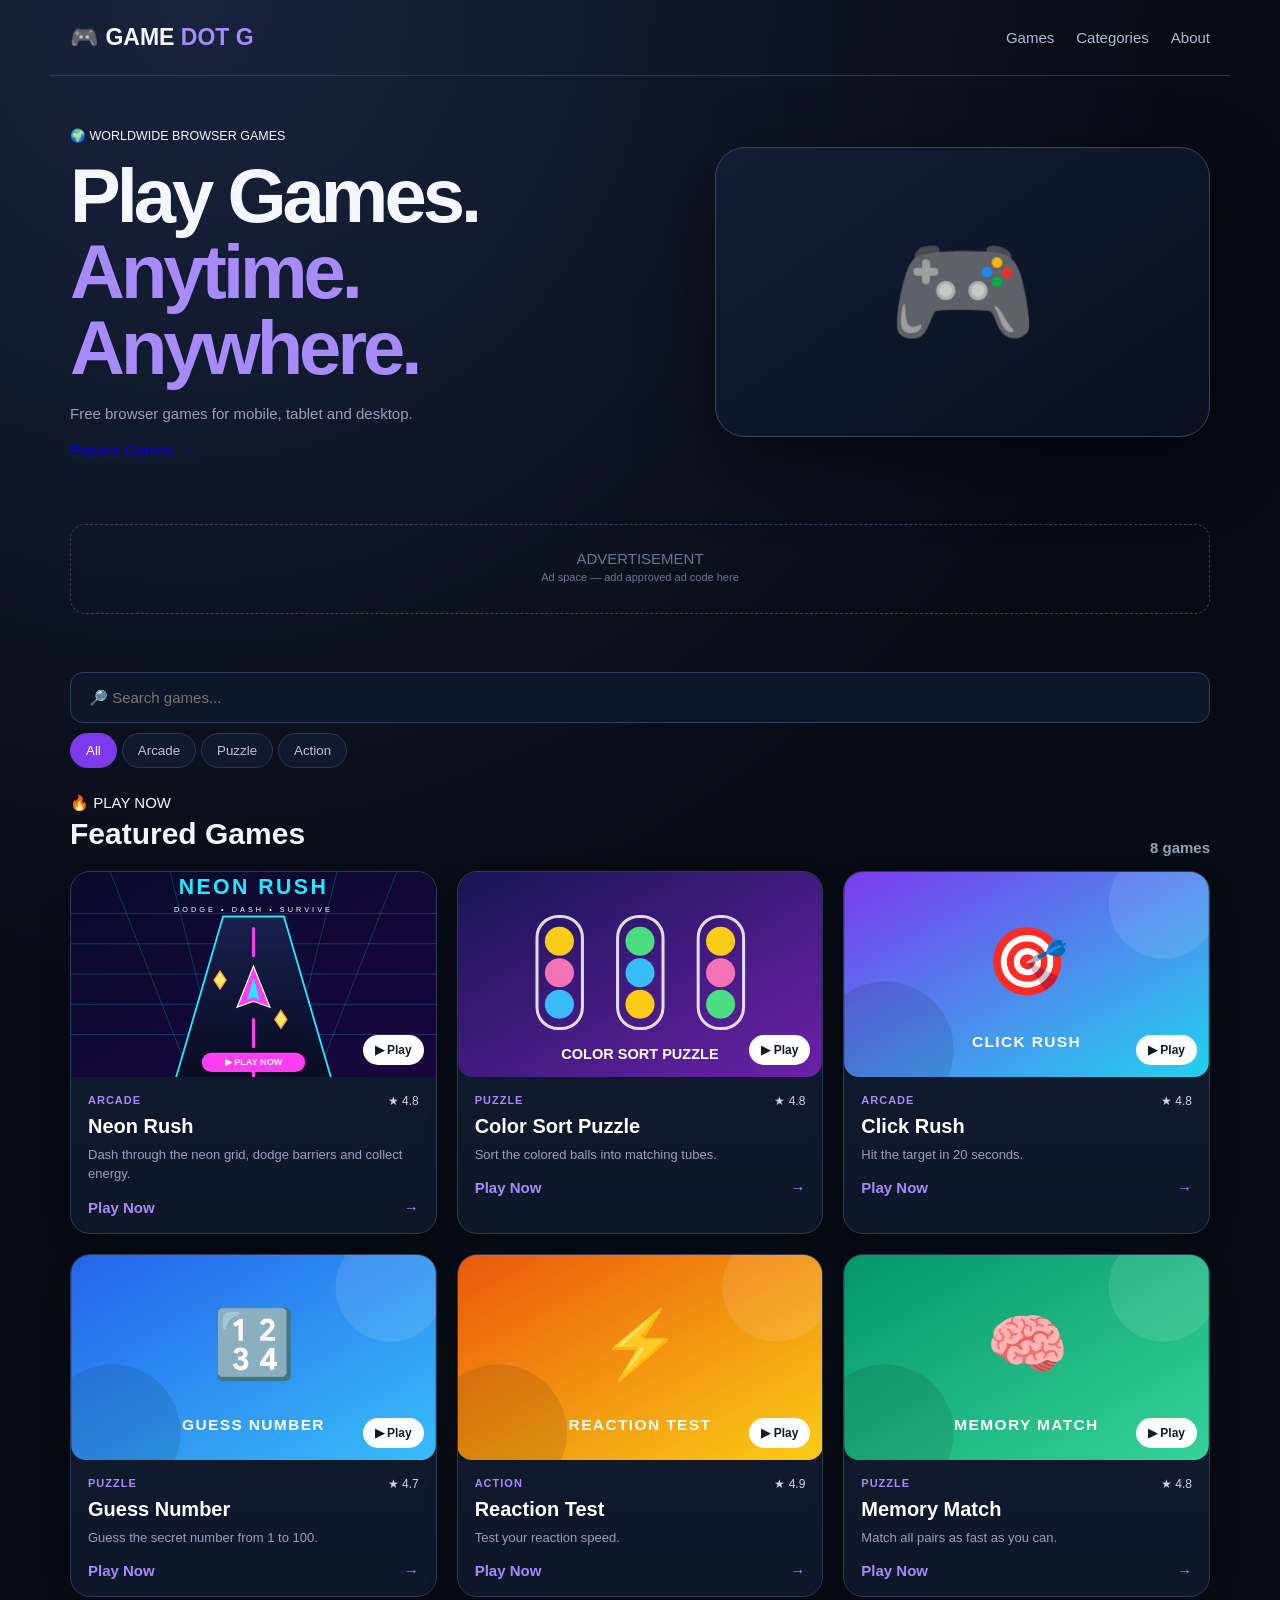
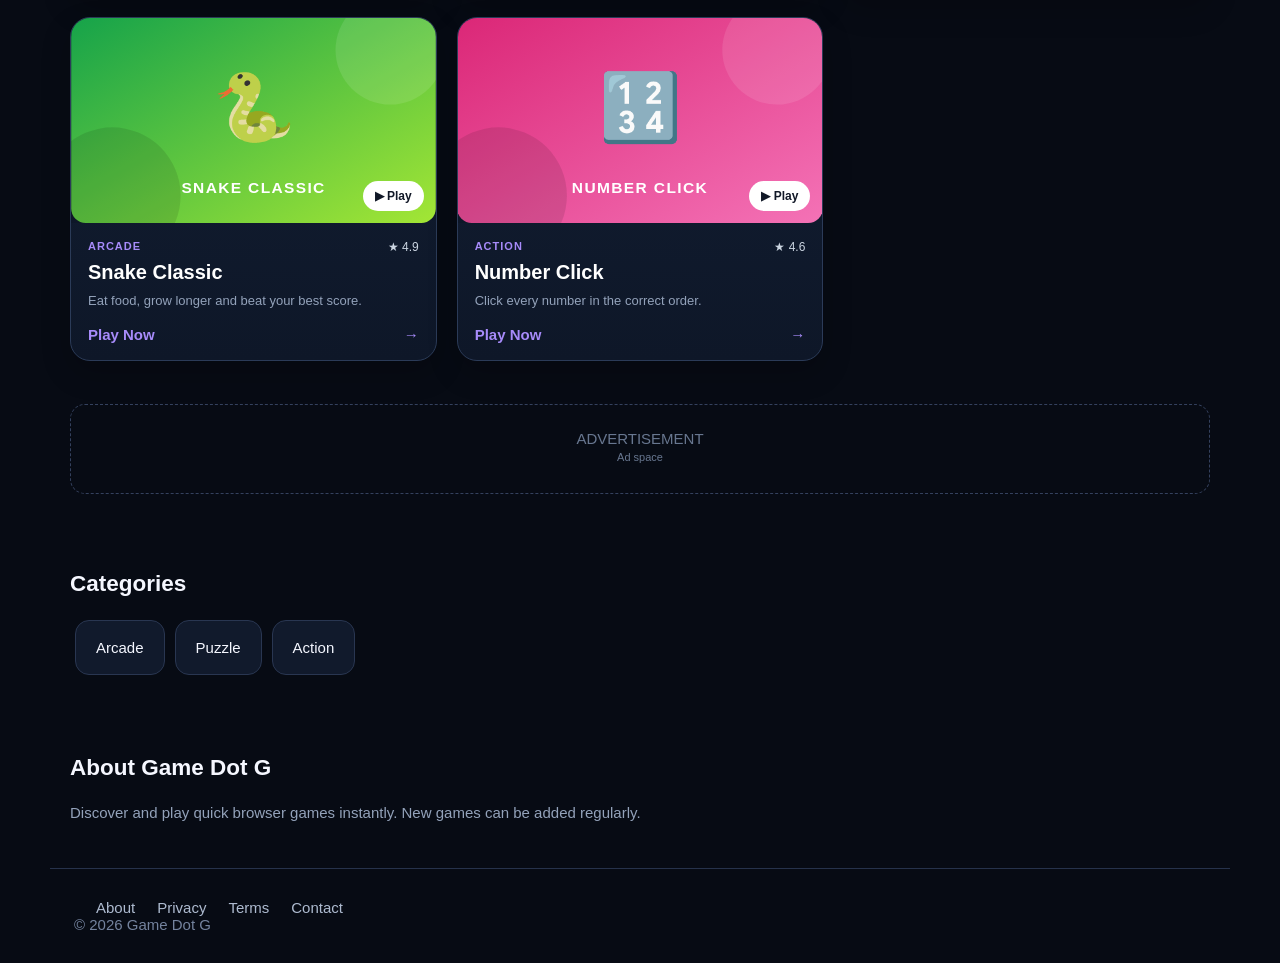
<file: index.html>
<!doctype html><html lang="en"><head><meta charset="utf-8"><meta name="viewport" content="width=device-width,initial-scale=1"><title>Game Dot G — Free Online Games</title><meta name="description" content="Play free online browser games on Game Dot G. No download required."><meta name="robots" content="index,follow"><link rel="stylesheet" href="assets/style.css"></head><body><header><b>GAME <i>DOT G</i></b><nav><a href="#games">Games</a><a href="#categories">Categories</a><a href="about.html">About</a></nav></header><main><section class="hero"><div><small>🌍 WORLDWIDE BROWSER GAMES</small><h1>Play Games.<br><i>Anytime. Anywhere.</i></h1><p>Free browser games for mobile, tablet and desktop.</p><a class="btn" href="#games">Explore Games →</a></div><div class="heroart">🎮</div></section><div class="ad">ADVERTISEMENT<br><span>Ad space — add approved ad code here</span></div><section><input id="search" placeholder="🔎 Search games..."><div id="cats"></div><div class="section-head"><div><span class="eyebrow">🔥 PLAY NOW</span><h2 id="games">Featured Games</h2></div><span class="game-count" id="count"></span></div><div id="grid" class="game-grid"></div></section><div class="ad">ADVERTISEMENT<br><span>Ad space</span></div><section id="categories"><h2>Categories</h2><div id="categoryCards"></div></section><section><h2>About Game Dot G</h2><p>Discover and play quick browser games instantly. New games can be added regularly.</p></section></main><footer><a href="about.html">About</a><a href="privacy.html">Privacy</a><a href="terms.html">Terms</a><a href="contact.html">Contact</a><br>© 2026 Game Dot G</footer><script src="assets/app.js"></script></body></html>
</file>
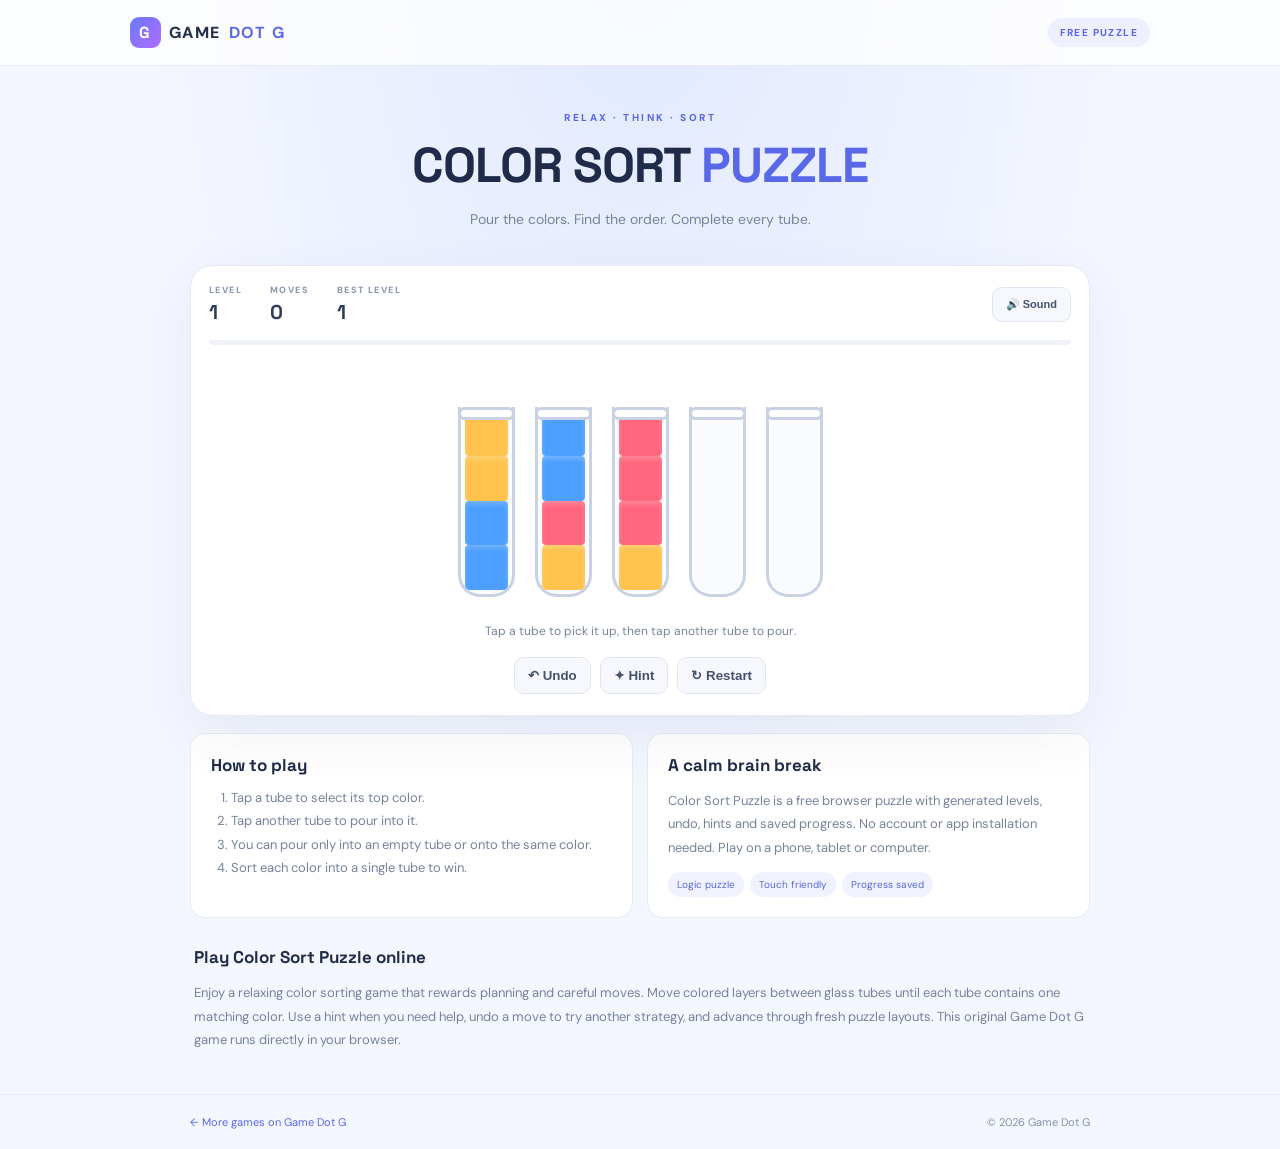
<file: color-sort-puzzle/index.html>
<!doctype html>
<html lang="en">
<head>
<meta charset="utf-8"><meta name="viewport" content="width=device-width,initial-scale=1"><meta name="theme-color" content="#f4f7ff">
<title>Color Sort Puzzle – Free Color Sorting Game | Game Dot G</title>
<meta name="description" content="Play Color Sort Puzzle for free. Sort colorful liquid into matching tubes, use undo and hints, and solve increasingly tricky levels in your browser.">
<meta name="robots" content="index,follow,max-image-preview:large">
<link rel="canonical" href="https://tanbirG.github.io/GameDotG/color-sort-puzzle/">
<meta property="og:type" content="website"><meta property="og:title" content="Color Sort Puzzle – Free Brain Game"><meta property="og:description" content="Sort the colors into matching tubes in this relaxing free puzzle game."><meta property="og:url" content="https://tanbirG.github.io/GameDotG/color-sort-puzzle/"><meta name="twitter:card" content="summary">
<link rel="icon" href="favicon.svg" type="image/svg+xml"><link rel="stylesheet" href="style.css">
<script type="application/ld+json">{"@context":"https://schema.org","@type":"VideoGame","name":"Color Sort Puzzle","url":"https://tanbirG.github.io/GameDotG/color-sort-puzzle/","description":"An original free color sorting puzzle game with levels, undo, hints and local progress saving.","genre":["Puzzle","Casual"],"gamePlatform":["Web browser","Mobile browser"],"applicationCategory":"Game","operatingSystem":"Any"}</script>
</head>
<body><header><a class="brand" href="../"><span class="logo">G</span> GAME <b>DOT G</b></a><span class="free">FREE PUZZLE</span></header>
<main class="wrap"><section class="intro"><p class="eyebrow">RELAX · THINK · SORT</p><h1>COLOR SORT <span>PUZZLE</span></h1><p>Pour the colors. Find the order. Complete every tube.</p></section>
<section class="game-panel"><div class="top-stats"><div><small>LEVEL</small><strong id="level">1</strong></div><div><small>MOVES</small><strong id="moves">0</strong></div><div><small>BEST LEVEL</small><strong id="best">1</strong></div><button id="sound" class="tool">🔊 Sound</button></div>
<div class="progress"><span id="progress"></span></div><div id="tubes" class="tubes" aria-label="Puzzle tubes"></div>
<div id="message" class="message" role="status">Tap a tube to pick it up, then tap another tube to pour.</div>
<div class="actions"><button id="undo" class="secondary">↶ Undo</button><button id="hint" class="secondary">✦ Hint</button><button id="restart" class="secondary">↻ Restart</button><button id="next" class="primary" hidden>Next level →</button></div>
<div class="overlay" id="win" hidden><div class="win-card"><div class="trophy">✦</div><h2>LEVEL COMPLETE!</h2><p>Beautifully sorted. Ready for the next challenge?</p><button id="continue" class="primary">NEXT LEVEL →</button></div></div>
</section>
<section class="how"><article><h2>How to play</h2><ol><li>Tap a tube to select its top color.</li><li>Tap another tube to pour into it.</li><li>You can pour only into an empty tube or onto the same color.</li><li>Sort each color into a single tube to win.</li></ol></article><article><h2>A calm brain break</h2><p>Color Sort Puzzle is a free browser puzzle with generated levels, undo, hints and saved progress. No account or app installation needed. Play on a phone, tablet or computer.</p><div class="pills"><span>Logic puzzle</span><span>Touch friendly</span><span>Progress saved</span></div></article></section>
<section class="seo"><h2>Play Color Sort Puzzle online</h2><p>Enjoy a relaxing color sorting game that rewards planning and careful moves. Move colored layers between glass tubes until each tube contains one matching color. Use a hint when you need help, undo a move to try another strategy, and advance through fresh puzzle layouts. This original Game Dot G game runs directly in your browser.</p></section></main>
<footer><a href="../">← More games on Game Dot G</a><span>© <span id="year"></span> Game Dot G</span></footer><script src="game.js"></script></body></html>
</file>
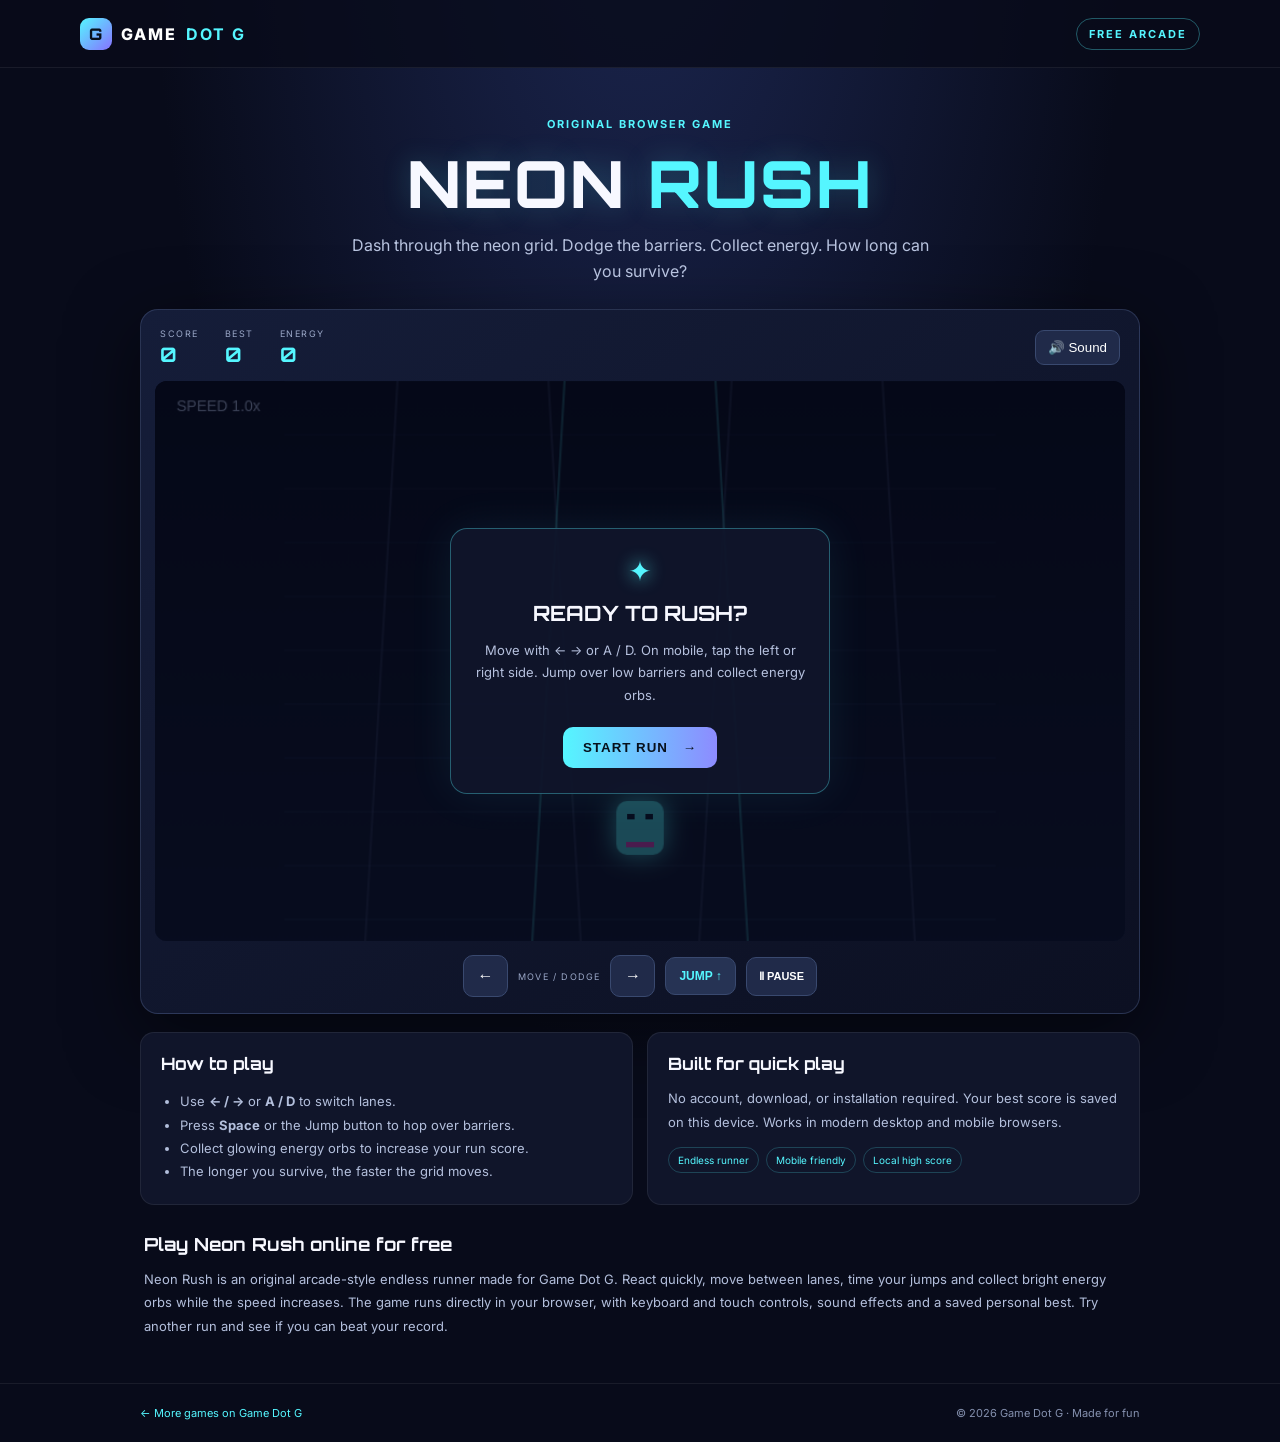
<file: neon-rush/index.html>
<!doctype html>
<html lang="en">
<head>
<meta charset="utf-8">
<meta name="viewport" content="width=device-width,initial-scale=1">
<meta name="theme-color" content="#080b1a">
<title>Neon Rush – Free Endless Runner Game | Game Dot G</title>
<meta name="description" content="Play Neon Rush, a free original neon endless runner game by Game Dot G. Dodge obstacles, collect energy orbs, beat your high score, and play on mobile or desktop.">
<meta name="robots" content="index,follow,max-image-preview:large">
<link rel="canonical" href="https://tanbirG.github.io/GameDotG/neon-rush/">
<meta property="og:type" content="website">
<meta property="og:title" content="Neon Rush – Free Endless Runner Game">
<meta property="og:description" content="Dodge neon obstacles, collect energy and beat your high score in this free browser game.">
<meta property="og:url" content="https://tanbirG.github.io/GameDotG/neon-rush/">
<meta name="twitter:card" content="summary">
<link rel="icon" href="favicon.svg" type="image/svg+xml">
<link rel="stylesheet" href="style.css">
<script type="application/ld+json">
{"@context":"https://schema.org","@type":"VideoGame","name":"Neon Rush","url":"https://tanbirG.github.io/GameDotG/neon-rush/","description":"An original free neon endless runner browser game. Dodge obstacles, collect energy orbs and beat your high score.","genre":["Arcade","Endless runner"],"gamePlatform":["Web browser","Mobile browser"],"applicationCategory":"Game","operatingSystem":"Any"}
</script>
</head>
<body>
<header class="topbar"><a class="brand" href="../" aria-label="Game Dot G home"><span class="brand-mark">G</span> GAME <b>DOT G</b></a><span class="tag">FREE ARCADE</span></header>
<main class="wrap">
<section class="intro"><p class="eyebrow">ORIGINAL BROWSER GAME</p><h1>NEON <span>RUSH</span></h1><p class="lead">Dash through the neon grid. Dodge the barriers. Collect energy. How long can you survive?</p></section>
<section class="game-shell" aria-label="Neon Rush game">
<div class="hud"><div><small>SCORE</small><strong id="score">0</strong></div><div><small>BEST</small><strong id="best">0</strong></div><div><small>ENERGY</small><strong id="coins">0</strong></div><button id="soundBtn" class="mini-btn" aria-label="Toggle sound">🔊 Sound</button></div>
<div class="canvas-wrap"><canvas id="game" width="900" height="520" aria-label="Neon Rush game canvas"></canvas>
<div class="overlay" id="overlay"><div class="overlay-card"><div class="orb">✦</div><h2 id="overlayTitle">READY TO RUSH?</h2><p id="overlayText">Move with ← → or A / D. On mobile, tap the left or right side. Jump over low barriers and collect energy orbs.</p><button id="startBtn" class="primary">START RUN <span>→</span></button></div></div>
</div>
<div class="controls"><button id="leftBtn" aria-label="Move left">←</button><span>MOVE / DODGE</span><button id="rightBtn" aria-label="Move right">→</button><button id="jumpBtn" class="jump">JUMP ↑</button><button id="pauseBtn" class="secondary">Ⅱ PAUSE</button></div>
</section>
<section class="below-grid"><article class="info-card"><h2>How to play</h2><ul><li>Use <b>← / →</b> or <b>A / D</b> to switch lanes.</li><li>Press <b>Space</b> or the Jump button to hop over barriers.</li><li>Collect glowing energy orbs to increase your run score.</li><li>The longer you survive, the faster the grid moves.</li></ul></article><article class="info-card"><h2>Built for quick play</h2><p>No account, download, or installation required. Your best score is saved on this device. Works in modern desktop and mobile browsers.</p><div class="chips"><span>Endless runner</span><span>Mobile friendly</span><span>Local high score</span></div></article></section>
<section class="seo-copy"><h2>Play Neon Rush online for free</h2><p>Neon Rush is an original arcade-style endless runner made for Game Dot G. React quickly, move between lanes, time your jumps and collect bright energy orbs while the speed increases. The game runs directly in your browser, with keyboard and touch controls, sound effects and a saved personal best. Try another run and see if you can beat your record.</p></section>
</main>
<footer><a href="../">← More games on Game Dot G</a><span>© <span id="year"></span> Game Dot G · Made for fun</span></footer>
<script src="game.js"></script>
</body></html>
</file>
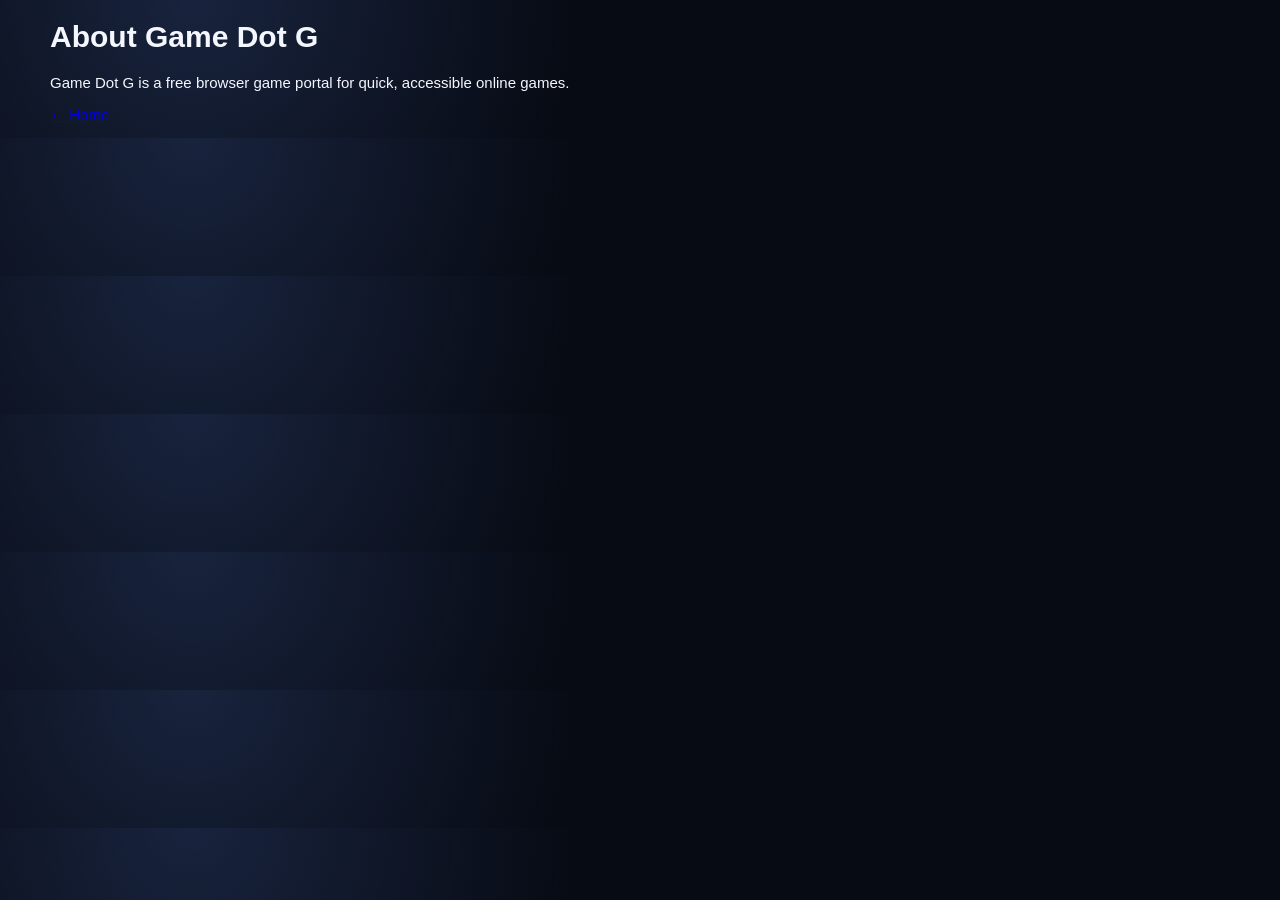
<file: about.html>
<!doctype html><html><head><meta charset="utf-8"><meta name="viewport" content="width=device-width"><title>about — Game Dot G</title><link rel="stylesheet" href="assets/style.css"></head><body><main class="legal"><h1>About Game Dot G</h1><p>Game Dot G is a free browser game portal for quick, accessible online games.</p><p><a href="index.html">← Home</a></p></main></body></html>
</file>
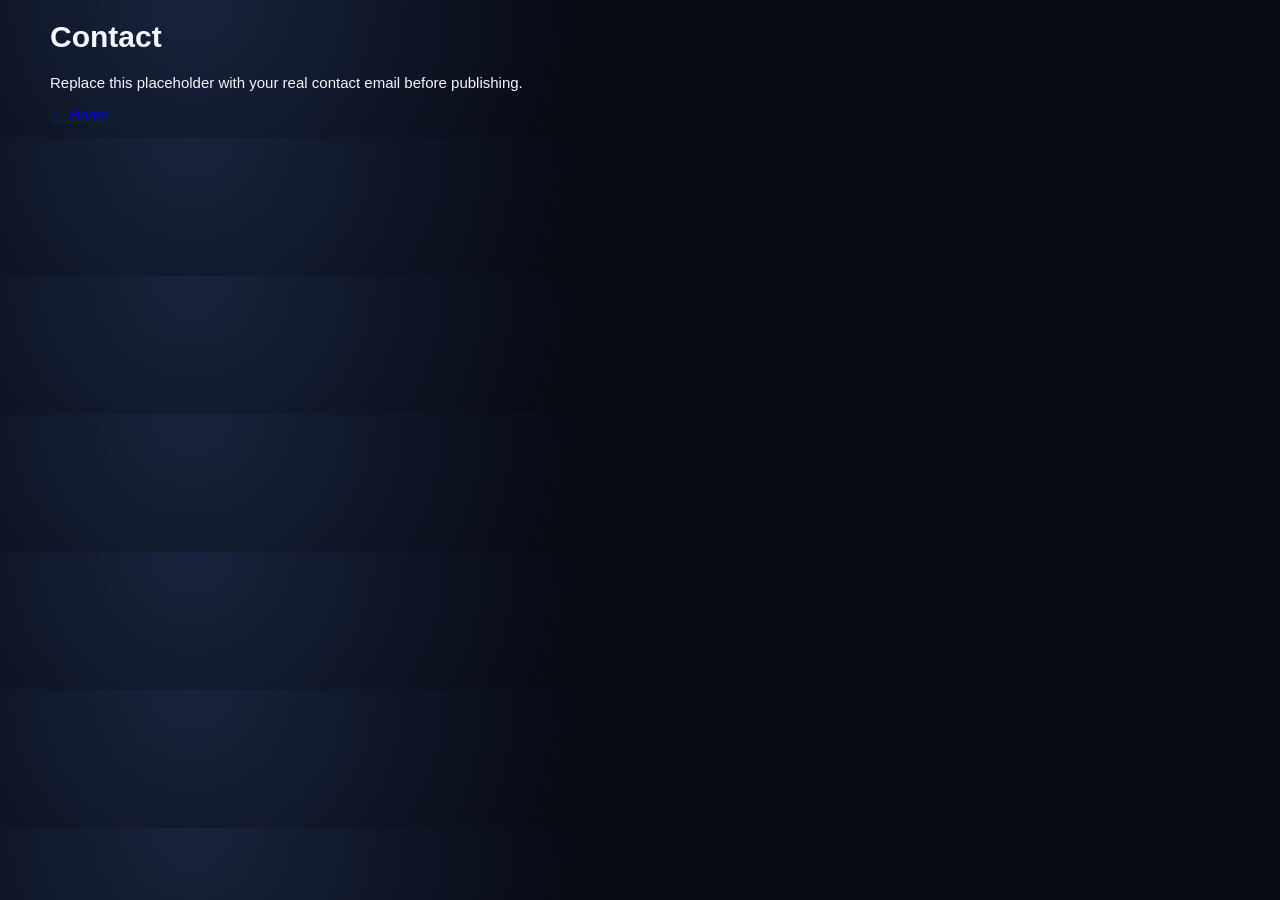
<file: contact.html>
<!doctype html><html><head><meta charset="utf-8"><meta name="viewport" content="width=device-width"><title>contact — Game Dot G</title><link rel="stylesheet" href="assets/style.css"></head><body><main class="legal"><h1>Contact</h1><p>Replace this placeholder with your real contact email before publishing.</p><p><a href="index.html">← Home</a></p></main></body></html>
</file>
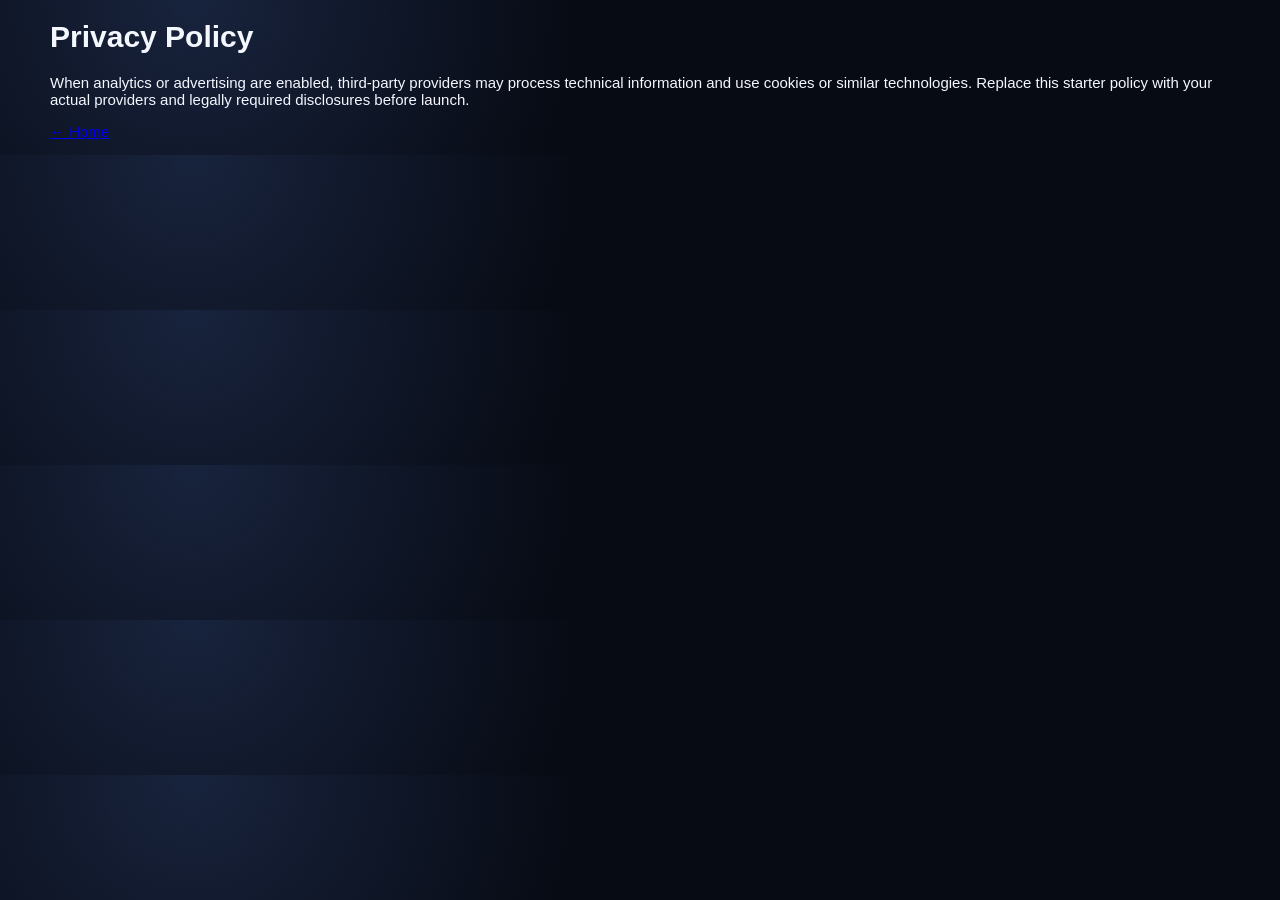
<file: privacy.html>
<!doctype html><html><head><meta charset="utf-8"><meta name="viewport" content="width=device-width"><title>privacy — Game Dot G</title><link rel="stylesheet" href="assets/style.css"></head><body><main class="legal"><h1>Privacy Policy</h1><p>When analytics or advertising are enabled, third-party providers may process technical information and use cookies or similar technologies. Replace this starter policy with your actual providers and legally required disclosures before launch.</p><p><a href="index.html">← Home</a></p></main></body></html>
</file>
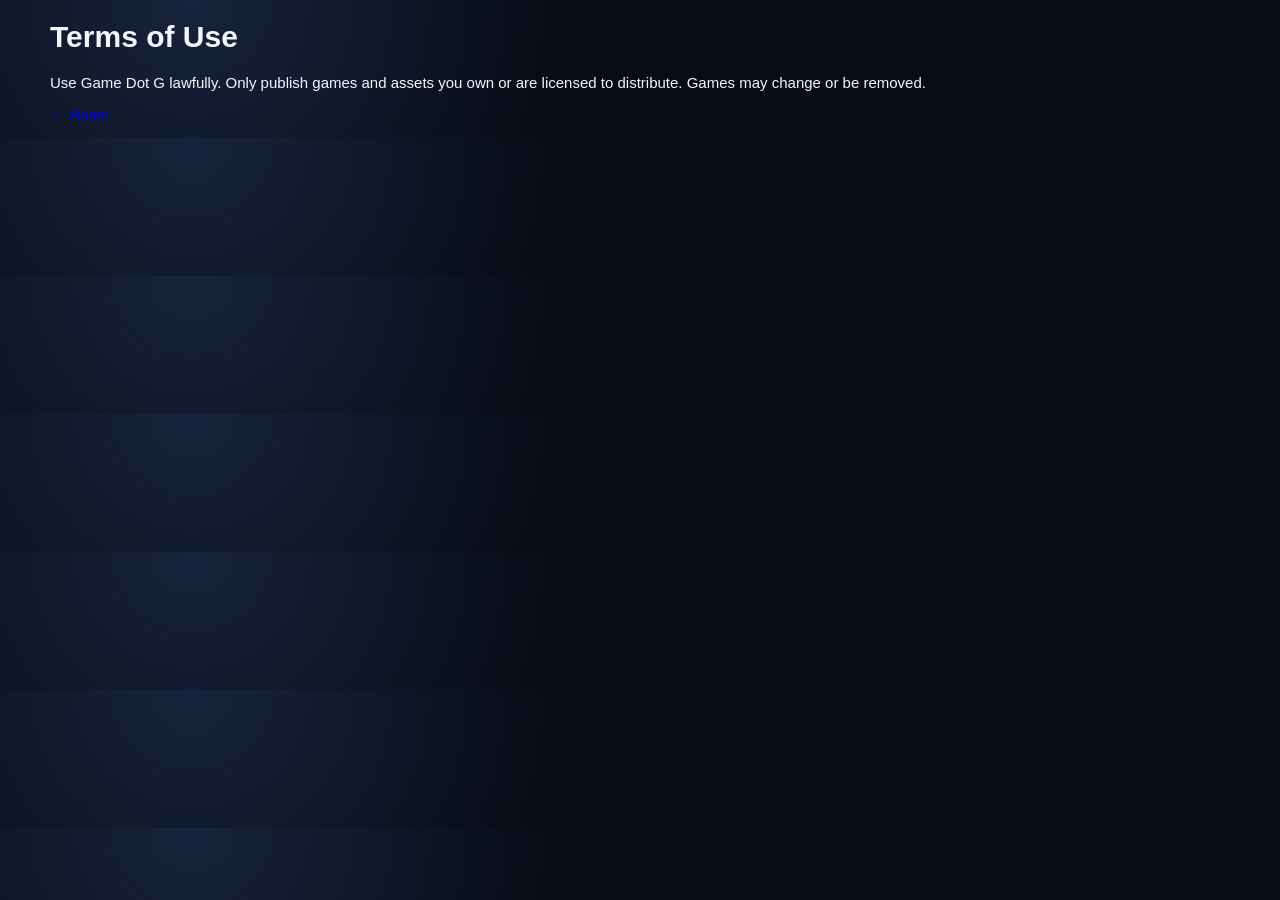
<file: terms.html>
<!doctype html><html><head><meta charset="utf-8"><meta name="viewport" content="width=device-width"><title>terms — Game Dot G</title><link rel="stylesheet" href="assets/style.css"></head><body><main class="legal"><h1>Terms of Use</h1><p>Use Game Dot G lawfully. Only publish games and assets you own or are licensed to distribute. Games may change or be removed.</p><p><a href="index.html">← Home</a></p></main></body></html>
</file>
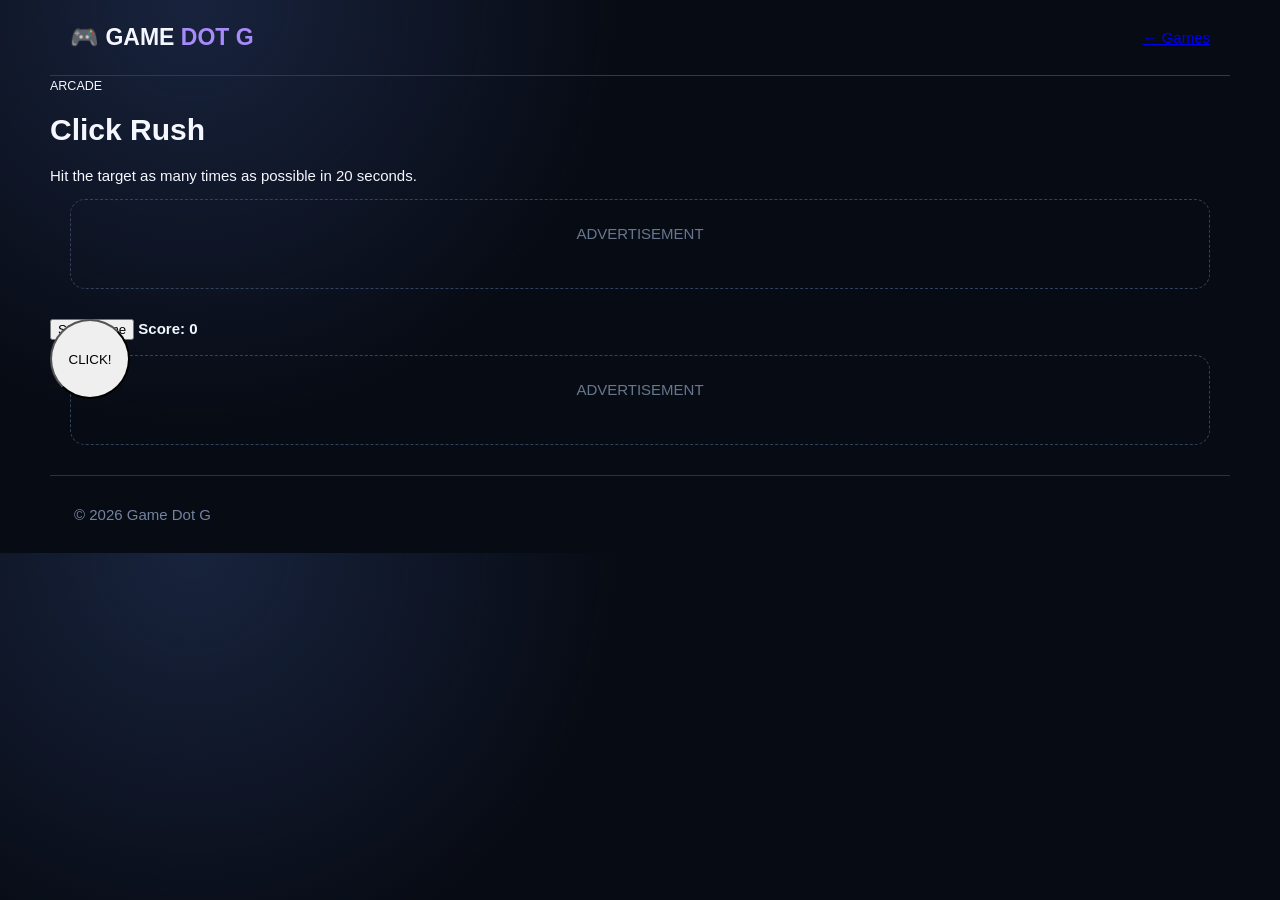
<file: games/click-rush.html>
<!doctype html><html lang="en"><head><meta charset="utf-8"><meta name="viewport" content="width=device-width,initial-scale=1"><meta name="description" content="Hit the target as many times as possible in 20 seconds."><title>Click Rush — Game Dot G</title><link rel="stylesheet" href="../assets/style.css"></head><body><header><b>GAME <i>DOT G</i></b><a href="../index.html">← Games</a></header><main class="game"><small>ARCADE</small><h1>Click Rush</h1><p>Hit the target as many times as possible in 20 seconds.</p><div class="ad">ADVERTISEMENT</div><div class="play" id="f"><button id="t" style="position:absolute;border-radius:50%;width:80px;height:80px">CLICK!</button></div><button id="s">Start Game</button><b id="o"> Score: 0</b><script>let on=0,n=0,time=20,iv;t.onclick=()=>{if(on){n++;o.textContent=" Score: "+n;t.style.left=Math.random()*85+"%";t.style.top=Math.random()*75+"%"}};s.onclick=()=>{on=1;n=0;time=20;o.textContent=" Score: 0";clearInterval(iv);iv=setInterval(()=>{if(--time<1){on=0;clearInterval(iv);alert("Time! Score: "+n)}},1000)}</script><div class="ad">ADVERTISEMENT</div></main><footer>© 2026 Game Dot G</footer></body></html>
</file>
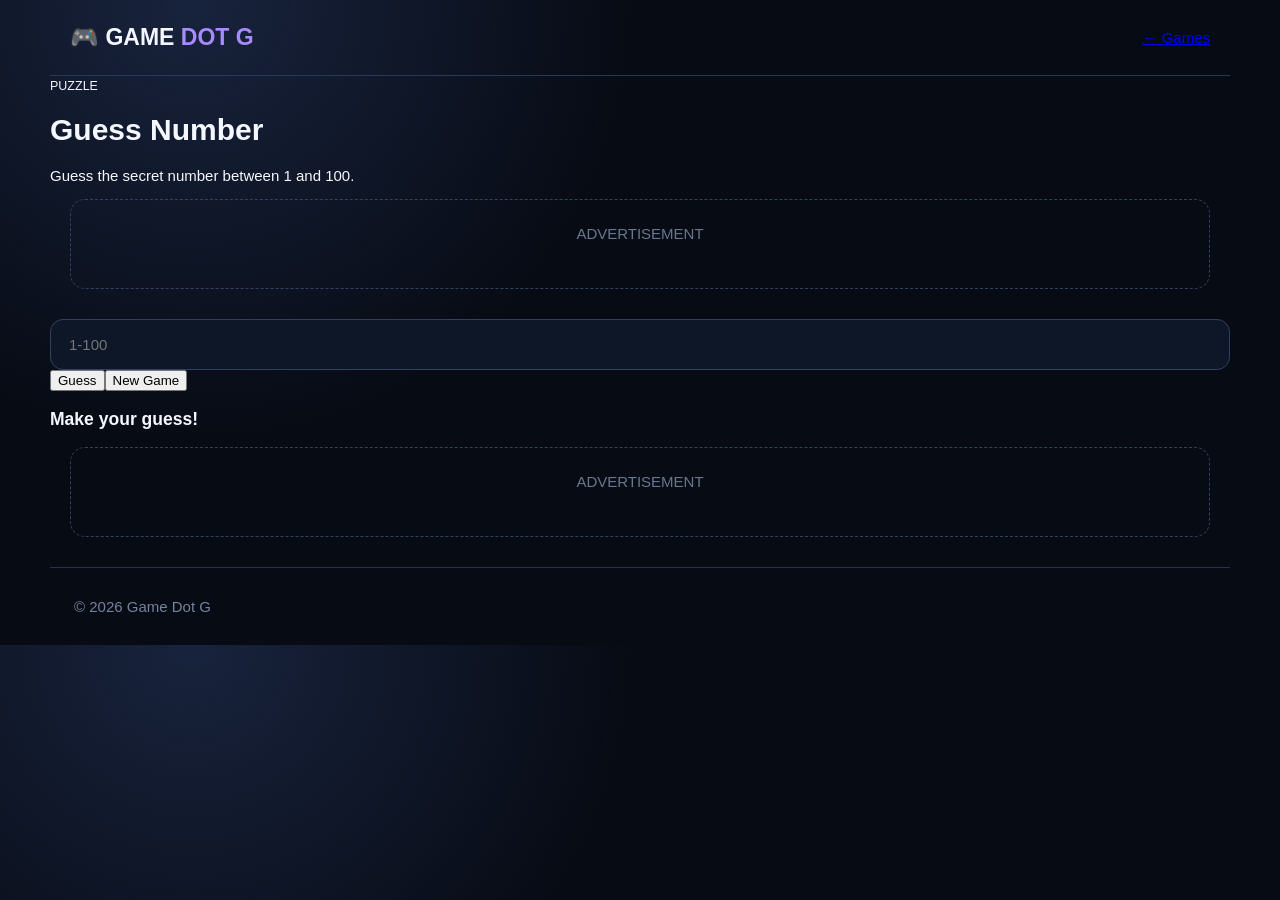
<file: games/guess-number.html>
<!doctype html><html lang="en"><head><meta charset="utf-8"><meta name="viewport" content="width=device-width,initial-scale=1"><meta name="description" content="Guess the secret number between 1 and 100."><title>Guess Number — Game Dot G</title><link rel="stylesheet" href="../assets/style.css"></head><body><header><b>GAME <i>DOT G</i></b><a href="../index.html">← Games</a></header><main class="game"><small>PUZZLE</small><h1>Guess Number</h1><p>Guess the secret number between 1 and 100.</p><div class="ad">ADVERTISEMENT</div><div><input id="g" type="number" placeholder="1-100"><button id="c">Guess</button><button id="n">New Game</button><h3 id="m">Make your guess!</h3></div><script>let x=Math.ceil(Math.random()*100);c.onclick=()=>m.textContent=(+g.value==x?"🎉 Correct!":+g.value<x?"Too low!":"Too high!");n.onclick=()=>{x=Math.ceil(Math.random()*100);m.textContent="New number ready!"}</script><div class="ad">ADVERTISEMENT</div></main><footer>© 2026 Game Dot G</footer></body></html>
</file>
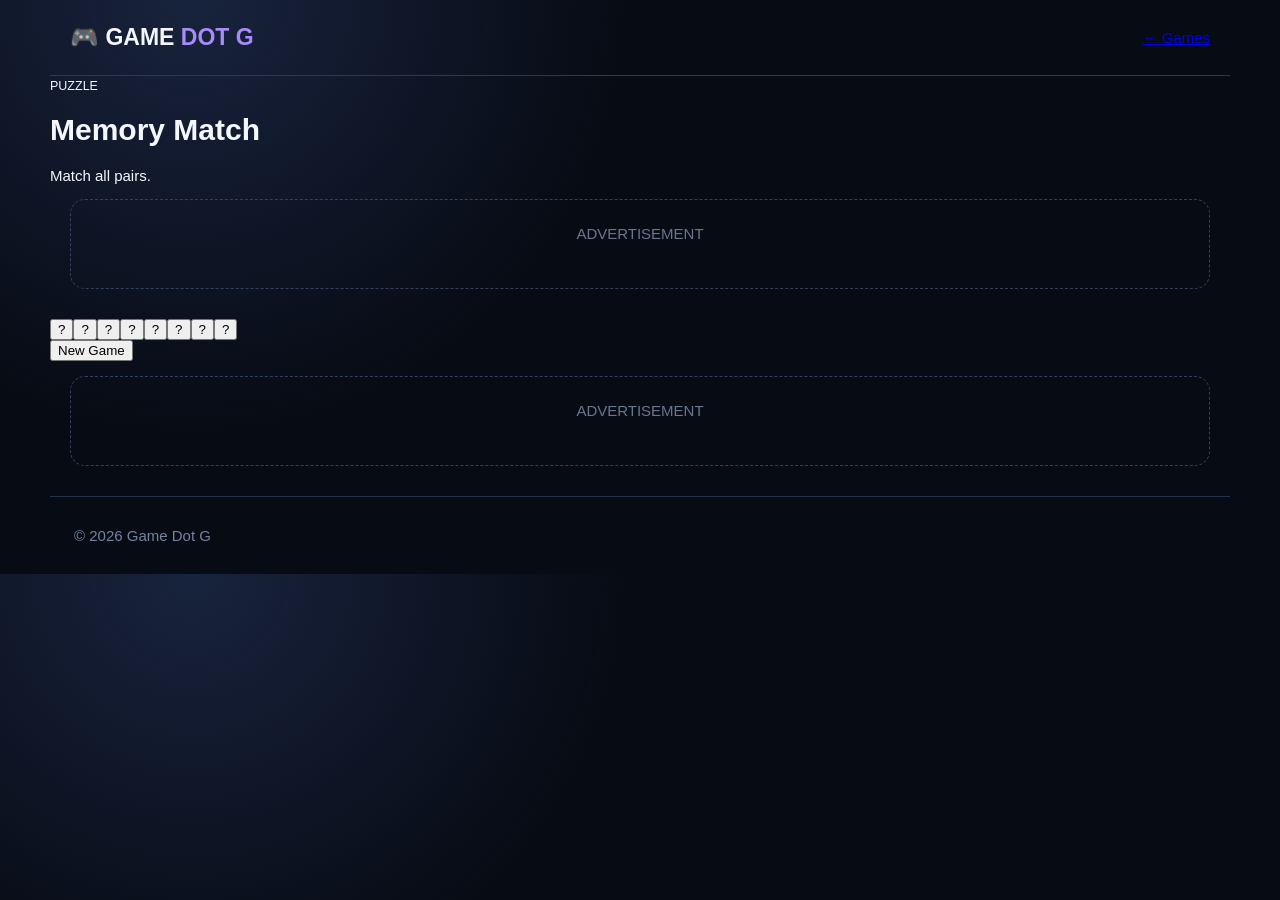
<file: games/memory-match.html>
<!doctype html><html lang="en"><head><meta charset="utf-8"><meta name="viewport" content="width=device-width,initial-scale=1"><meta name="description" content="Match all pairs."><title>Memory Match — Game Dot G</title><link rel="stylesheet" href="../assets/style.css"></head><body><header><b>GAME <i>DOT G</i></b><a href="../index.html">← Games</a></header><main class="game"><small>PUZZLE</small><h1>Memory Match</h1><p>Match all pairs.</p><div class="ad">ADVERTISEMENT</div><div class="memgrid" id="g"></div><button id="r">New Game</button><script>let v=["🍎","🚀","🐱","⚽","🍎","🚀","🐱","⚽"],first=null,lock=0,win=0;function init(){g.innerHTML=[...v].sort(()=>Math.random()-.5).map(x=>`<button class="mem">?</button>`).join("");document.querySelectorAll(".mem").forEach((b,i)=>b.onclick=()=>{if(lock||b.textContent!="?")return;b.textContent=v[i];if(!first)first=b;else{if(first.textContent==b.textContent){win+=2;first=null;if(win==v.length)alert("You won!")}else{lock=1;setTimeout(()=>{first.textContent=b.textContent="?";b.textContent="?";first=null;lock=0},500)}}})}r.onclick=init;init()</script><div class="ad">ADVERTISEMENT</div></main><footer>© 2026 Game Dot G</footer></body></html>
</file>
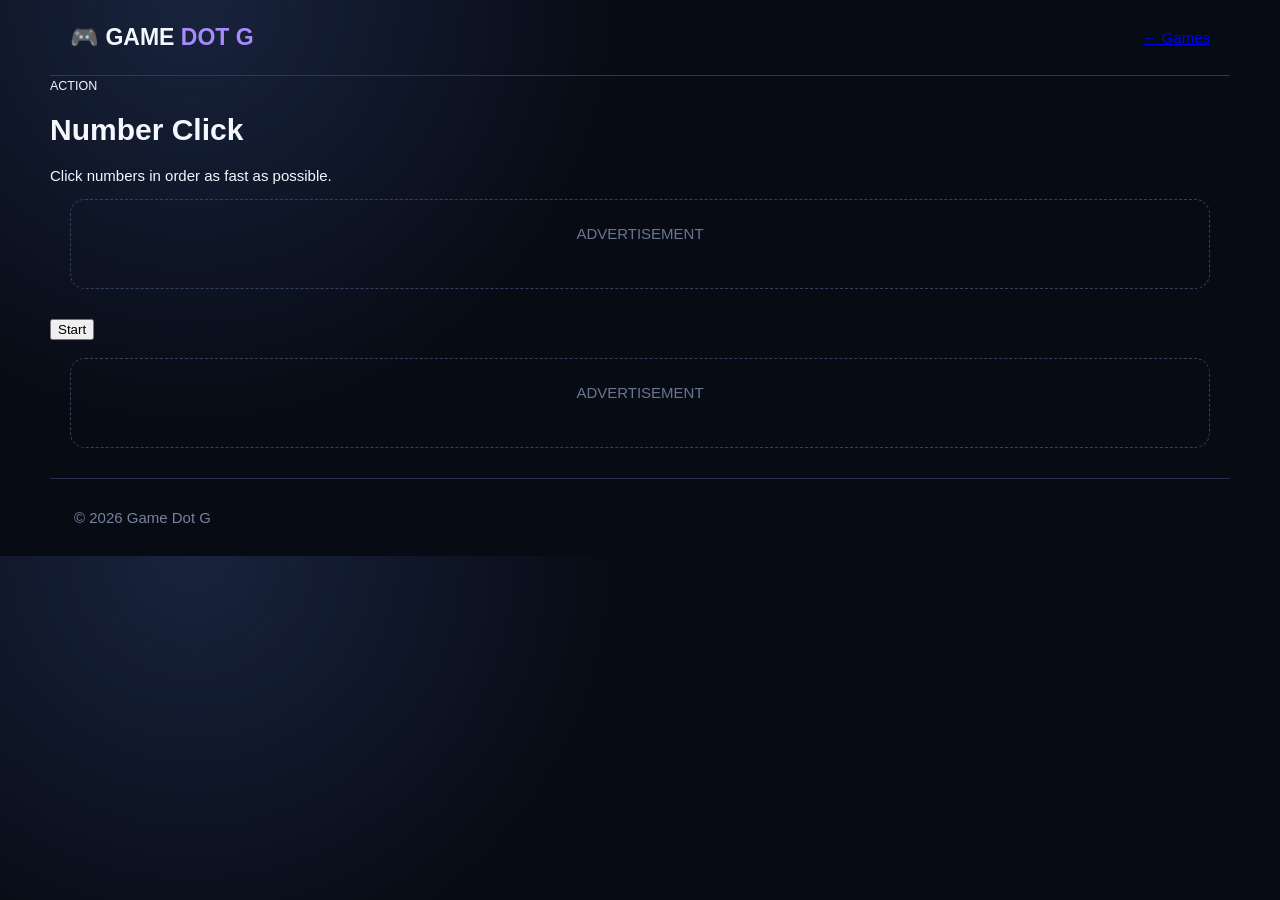
<file: games/number-click.html>
<!doctype html><html lang="en"><head><meta charset="utf-8"><meta name="viewport" content="width=device-width,initial-scale=1"><meta name="description" content="Click numbers in order as fast as possible."><title>Number Click — Game Dot G</title><link rel="stylesheet" href="../assets/style.css"></head><body><header><b>GAME <i>DOT G</i></b><a href="../index.html">← Games</a></header><main class="game"><small>ACTION</small><h1>Number Click</h1><p>Click numbers in order as fast as possible.</p><div class="ad">ADVERTISEMENT</div><div class="play" id="f"></div><button onclick="start()">Start</button><h3 id="m"></h3><script>function start(){f.innerHTML="";for(let i=1;i<=20;i++){let b=document.createElement("button");b.textContent=i;b.style.position="absolute";b.style.left=Math.random()*90+"%";b.style.top=Math.random()*85+"%";b.onclick=()=>b.remove();f.appendChild(b)}} </script><div class="ad">ADVERTISEMENT</div></main><footer>© 2026 Game Dot G</footer></body></html>
</file>
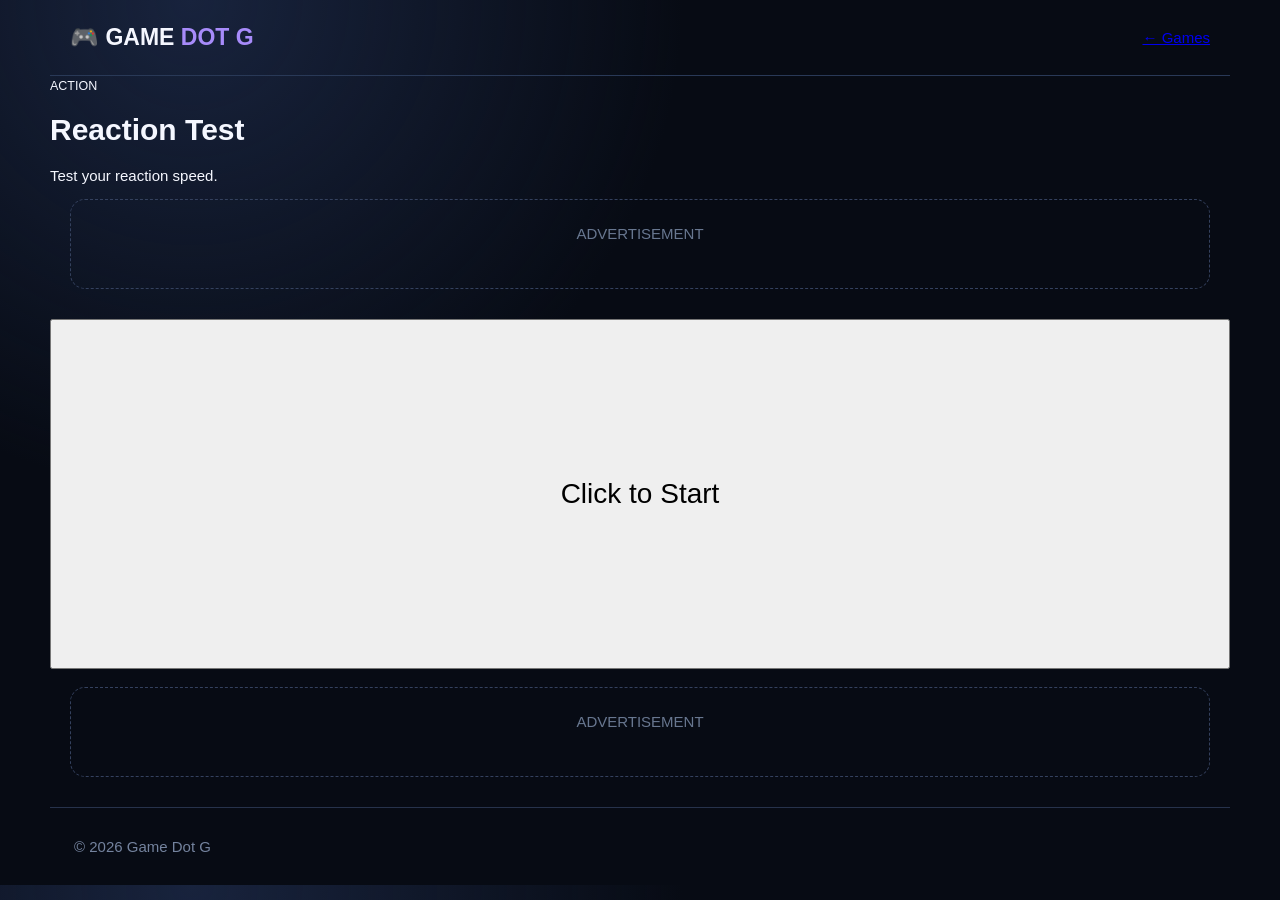
<file: games/reaction-test.html>
<!doctype html><html lang="en"><head><meta charset="utf-8"><meta name="viewport" content="width=device-width,initial-scale=1"><meta name="description" content="Test your reaction speed."><title>Reaction Test — Game Dot G</title><link rel="stylesheet" href="../assets/style.css"></head><body><header><b>GAME <i>DOT G</i></b><a href="../index.html">← Games</a></header><main class="game"><small>ACTION</small><h1>Reaction Test</h1><p>Test your reaction speed.</p><div class="ad">ADVERTISEMENT</div><button id="r" style="width:100%;height:350px;font-size:28px">Click to Start</button><h3 id="m"></h3><script>let ready=0,st,to;r.onclick=()=>{if(!ready){r.textContent="Wait...";to=setTimeout(()=>{ready=1;st=performance.now();r.textContent="CLICK NOW!"},1000+Math.random()*2500)}else{m.textContent="Reaction: "+Math.round(performance.now()-st)+" ms";r.textContent="Try Again";ready=0}}</script><div class="ad">ADVERTISEMENT</div></main><footer>© 2026 Game Dot G</footer></body></html>
</file>
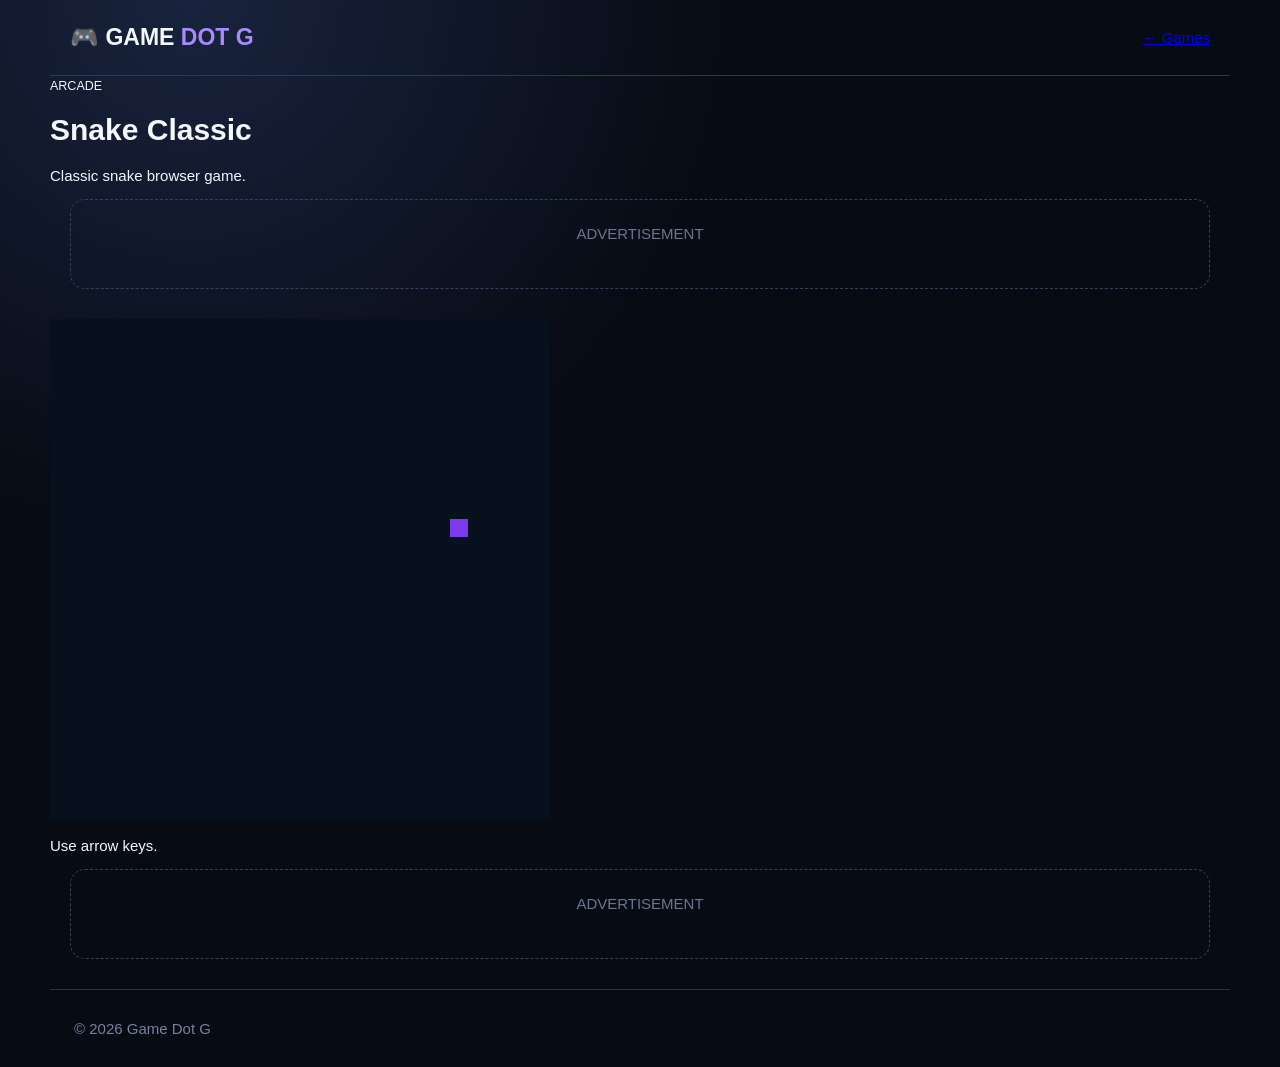
<file: games/snake.html>
<!doctype html><html lang="en"><head><meta charset="utf-8"><meta name="viewport" content="width=device-width,initial-scale=1"><meta name="description" content="Classic snake browser game."><title>Snake Classic — Game Dot G</title><link rel="stylesheet" href="../assets/style.css"></head><body><header><b>GAME <i>DOT G</i></b><a href="../index.html">← Games</a></header><main class="game"><small>ARCADE</small><h1>Snake Classic</h1><p>Classic snake browser game.</p><div class="ad">ADVERTISEMENT</div><canvas id="c" width="500" height="500" style="max-width:100%;background:#07101d"></canvas><p>Use arrow keys.</p><script>let x=c.getContext("2d"),s=[{x:10,y:10}],d={x:1,y:0};onkeydown=e=>{if(e.key=="ArrowUp")d={x:0,y:-1};if(e.key=="ArrowDown")d={x:0,y:1};if(e.key=="ArrowLeft")d={x:-1,y:0};if(e.key=="ArrowRight")d={x:1,y:0}};setInterval(()=>{let h={x:s[0].x+d.x,y:s[0].y+d.y};if(h.x<0||h.y<0||h.x>24||h.y>24){s=[{x:10,y:10}];return}s.unshift(h);s.pop();x.fillStyle="#07101d";x.fillRect(0,0,500,500);x.fillStyle="#7c3aed";s.forEach(p=>x.fillRect(p.x*20,p.y*20,18,18))},130)</script><div class="ad">ADVERTISEMENT</div></main><footer>© 2026 Game Dot G</footer></body></html>
</file>
<file: assets/style.css>
*{box-sizing:border-box}:root{--bg:#070b14;--panel:#101a2d;--line:#293957;--text:#f5f7ff;--muted:#93a2ba;--accent:#8b5cf6}
body{margin:0;background:radial-gradient(circle at 15% 0,#18233d,transparent 35%),var(--bg);color:var(--text);font:15px Arial,sans-serif}
header,main,footer{max-width:1180px;margin:auto}header{height:76px;display:flex;align-items:center;justify-content:space-between;padding:0 20px;border-bottom:1px solid var(--line)}
header b{font-size:23px}header b:before{content:"🎮 "}nav a,footer a{color:#aebbd0;text-decoration:none;margin-left:22px}i{color:#a78bfa;font-style:normal}
.hero{min-height:420px;display:grid;grid-template-columns:1.1fr .9fr;align-items:center;gap:40px;padding:50px 20px}.hero h1{font-size:clamp(44px,7vw,76px);line-height:1;letter-spacing:-4px;margin:15px 0}.hero p,section p{color:var(--muted);line-height:1.7}.heroart{height:290px;border:1px solid #334563;border-radius:30px;background:linear-gradient(145deg,#121e34,#0a1020);display:grid;place-items:center;font-size:120px;box-shadow:0 25px 70px #0008}
.ad{min-height:90px;border:1px dashed #34415e;border-radius:15px;text-align:center;padding:25px;color:#687790;margin:15px 20px 30px}.ad span{font-size:11px}
section{padding:28px 20px}input{width:100%;padding:16px 18px;background:#0d1728;border:1px solid #30415f;border-radius:13px;color:#fff;font-size:15px}.chip{border:1px solid #2b3955;background:#101a2d;color:#b8c4d8;border-radius:99px;padding:9px 15px;margin:10px 5px 4px 0;cursor:pointer}.active{background:#7c3aed;color:#fff;border-color:#7c3aed}
.section-head{display:flex;align-items:end;justify-content:space-between;margin:22px 0 15px}.section-head h2{margin:5px 0;font-size:30px}.game-count{color:#93a2ba;font-weight:700}
.game-grid{display:grid;grid-template-columns:repeat(3,minmax(0,1fr));gap:20px}.card{display:block;overflow:hidden;background:linear-gradient(180deg,#121e33,#0e1728);border:1px solid #2b3b58;border-radius:20px;color:#fff;text-decoration:none;box-shadow:0 12px 30px #0003;transition:.22s}.card:hover{transform:translateY(-7px);border-color:#8b5cf6;box-shadow:0 20px 45px #0007}
.thumb{position:relative;aspect-ratio:16/9;overflow:hidden}.thumb img{width:100%;height:100%;object-fit:cover;display:block;transition:.35s}.card:hover .thumb img{transform:scale(1.06)}.play-pill{position:absolute;right:12px;bottom:12px;background:#fff;color:#111827;border-radius:99px;padding:8px 12px;font-size:12px;font-weight:900}
.card-body{padding:17px}.card-meta{display:flex;justify-content:space-between;margin-bottom:7px}.card-category{font-size:11px;text-transform:uppercase;letter-spacing:1px;color:#a78bfa;font-weight:800}.card-rating{font-size:12px;color:#cbd5e1}.card h3{margin:0 0 7px;font-size:20px}.card p{font-size:13px;line-height:1.5;margin:0}.card-footer{display:flex;justify-content:space-between;margin-top:15px;color:#a78bfa;font-weight:800}
.cat{padding:18px 20px;background:#111a2c;border:1px solid #293651;border-radius:14px;margin:5px;display:inline-block}footer{border-top:1px solid #26324b;padding:30px 24px;color:#74839e}
@media(max-width:950px){.game-grid{grid-template-columns:repeat(2,minmax(0,1fr))}}@media(max-width:700px){nav{display:none}.hero{grid-template-columns:1fr;padding:40px 4%}.heroart{display:none}section{padding-left:4%;padding-right:4%}.game-grid{grid-template-columns:1fr}.section-head h2{font-size:25px}}
</file>
<file: color-sort-puzzle/style.css>
@import url('https://fonts.googleapis.com/css2?family=DM+Sans:wght@400;500;600;700;800&family=Space+Grotesk:wght@500;600;700&display=swap');
:root{--ink:#202b49;--muted:#78839d;--blue:#5868e8;--line:#e7ebf5;--bg:#f4f7ff}*{box-sizing:border-box}body{margin:0;background:radial-gradient(ellipse at 50% -10%,#e1e8ff,transparent 55%),var(--bg);color:var(--ink);font-family:'DM Sans',sans-serif;min-height:100vh}header{height:66px;display:flex;align-items:center;justify-content:space-between;padding:0 max(20px,calc((100% - 1020px)/2));background:#ffffffc9;border-bottom:1px solid var(--line)}.brand{display:flex;align-items:center;gap:8px;color:#27304b;text-decoration:none;font-weight:800;letter-spacing:1.4px}.brand b{color:var(--blue)}.logo{display:grid;place-items:center;width:31px;height:31px;border-radius:9px;color:white;background:linear-gradient(135deg,#687bff,#b16bff);font-family:'Space Grotesk'}.free{font-size:10px;font-weight:800;letter-spacing:1.4px;color:var(--blue);background:#eef0ff;border-radius:30px;padding:8px 12px}.wrap{width:min(100% - 28px,900px);margin:auto}.intro{text-align:center;padding:35px 8px 23px}.eyebrow{font-size:10px;letter-spacing:2.5px;color:var(--blue);font-weight:800}.intro h1{font:700 clamp(28px,6vw,49px) 'Space Grotesk',sans-serif;margin:8px 0;letter-spacing:-1px}.intro h1 span{color:var(--blue)}.intro p:last-child{color:var(--muted);font-size:14px}.game-panel{position:relative;background:white;border:1px solid #e5e9f5;border-radius:22px;padding:18px;box-shadow:0 18px 55px #34456e13}.top-stats{display:flex;align-items:center;gap:28px}.top-stats div{display:flex;flex-direction:column;gap:3px}.top-stats small{font-size:9px;letter-spacing:1.4px;color:#8a95ad;font-weight:800}.top-stats strong{font:700 20px 'Space Grotesk';color:#303a5a}.tool,.secondary{border:1px solid #e0e5f1;background:#f7f8fd;color:#45516f;border-radius:10px;padding:10px 13px;font-weight:700;cursor:pointer}.tool{margin-left:auto;font-size:11px}.progress{height:5px;background:#eff1f8;border-radius:10px;margin:15px 0 25px;overflow:hidden}.progress span{display:block;height:100%;width:0;background:linear-gradient(90deg,#687bff,#c17cff);transition:width .25s}.tubes{display:flex;align-items:flex-end;justify-content:center;gap:clamp(7px,2.2vw,20px);flex-wrap:wrap;min-height:245px;padding:8px 0 18px}.tube{width:clamp(39px,7vw,57px);height:clamp(142px,23vw,190px);border:3px solid #c9d2e5;border-top:0;border-radius:0 0 22px 22px;background:#f9fbff;position:relative;display:flex;flex-direction:column-reverse;overflow:hidden;padding:4px;cursor:pointer;transition:transform .15s,border-color .15s;box-shadow:inset 0 0 0 1px #fff}.tube:before{content:"";position:absolute;top:0;left:-3px;right:-3px;height:7px;border:3px solid #c9d2e5;border-radius:8px;z-index:2;background:#fff}.tube.selected{transform:translateY(-13px);border-color:#6576f5;box-shadow:0 10px 18px #687bff25}.liquid{width:100%;height:25%;flex-shrink:0;border-radius:4px;box-shadow:inset 0 3px 5px #ffffff3b}.tube:focus-visible{outline:3px solid #8b95ff;outline-offset:4px}.message{text-align:center;min-height:22px;color:#77829c;font-size:12px;padding:8px}.actions{display:flex;justify-content:center;flex-wrap:wrap;gap:9px;padding:10px 0 3px}.primary{border:0;background:linear-gradient(100deg,#6576f5,#a56cf0);color:white;border-radius:10px;padding:11px 17px;font-weight:800;cursor:pointer;box-shadow:0 5px 12px #6576f52b}.secondary:hover,.tool:hover{background:#ecefff}.how{display:grid;grid-template-columns:1fr 1fr;gap:14px;margin-top:17px}.how article{background:#fff;border:1px solid var(--line);border-radius:15px;padding:20px}.how h2,.seo h2{font:700 17px 'Space Grotesk';margin:0 0 10px}.how p,.how li,.seo p{font-size:13px;line-height:1.8;color:#77829b}.how ol{padding-left:20px;margin:0}.pills{display:flex;gap:6px;flex-wrap:wrap}.pills span{font-size:10px;background:#f0f2ff;color:#5969d8;border-radius:20px;padding:6px 9px}.seo{padding:28px 4px 30px}.overlay{position:absolute;inset:0;z-index:4;background:#25304a6e;display:grid;place-items:center;border-radius:22px;padding:20px}.overlay[hidden]{display:none}.win-card{background:white;border-radius:18px;padding:28px;text-align:center;max-width:340px;box-shadow:0 18px 50px #1116}.trophy{font-size:36px;color:#6576f5}.win-card h2{font:700 21px 'Space Grotesk'}.win-card p{color:var(--muted);font-size:13px;line-height:1.6}footer{display:flex;justify-content:space-between;gap:12px;flex-wrap:wrap;border-top:1px solid var(--line);padding:20px max(20px,calc((100% - 900px)/2));font-size:11px;color:#8791a9}footer a{color:var(--blue);text-decoration:none}@media(max-width:600px){.intro{padding-top:27px}.game-panel{padding:12px;border-radius:16px}.top-stats{gap:15px}.top-stats strong{font-size:17px}.tool{padding:8px;font-size:10px}.tubes{gap:8px;min-height:205px;padding-top:4px}.tube{border-width:2px;border-radius:0 0 15px 15px}.tube:before{border-width:2px}.how{grid-template-columns:1fr}.actions{gap:6px}.actions button{padding:10px;font-size:11px}}
</file>
<file: neon-rush/style.css>
@import url('https://fonts.googleapis.com/css2?family=Orbitron:wght@500;700;800&family=Inter:wght@400;500;600;700&display=swap');
:root{color-scheme:dark;--bg:#080b1a;--panel:#10152a;--cyan:#55f6ff;--pink:#ff4fe1;--muted:#9aa7c7}*{box-sizing:border-box}body{margin:0;background:radial-gradient(ellipse at 50% -20%,#1d2854 0,transparent 55%),var(--bg);color:#f7f8ff;font-family:Inter,system-ui,sans-serif;min-height:100vh}.topbar{height:68px;display:flex;align-items:center;justify-content:space-between;padding:0 max(20px,calc((100% - 1120px)/2));border-bottom:1px solid #ffffff12;background:#080b1acc}.brand{text-decoration:none;color:white;font-weight:800;letter-spacing:2px;display:flex;gap:9px;align-items:center}.brand b{color:var(--cyan)}.brand-mark{display:grid;place-items:center;background:linear-gradient(135deg,var(--cyan),#8772ff);color:#07101c;border-radius:9px;width:32px;height:32px;font-family:Orbitron}.tag,.eyebrow{font-size:11px;letter-spacing:2px;color:var(--cyan);font-weight:700}.tag{border:1px solid #55f6ff55;border-radius:30px;padding:8px 12px}.wrap{width:min(100% - 28px,1000px);margin:auto}.intro{text-align:center;padding:38px 12px 24px}.intro h1{font:800 clamp(36px,7vw,65px) Orbitron,sans-serif;letter-spacing:2px;margin:8px 0;text-shadow:0 0 28px #55f6ff35}.intro h1 span{color:var(--cyan)}.lead{color:#b8c3df;line-height:1.65;margin:0 auto;max-width:600px}.game-shell{background:linear-gradient(145deg,#151d39,#0c1022);border:1px solid #52618c66;border-radius:18px;padding:14px;box-shadow:0 20px 70px #0008}.hud{display:flex;align-items:center;gap:26px;padding:4px 5px 14px}.hud div{display:flex;flex-direction:column;gap:3px}.hud small{font-size:9px;color:var(--muted);letter-spacing:1.5px}.hud strong{font:700 20px Orbitron;color:var(--cyan)}.mini-btn{margin-left:auto;background:#202a49;color:white;border:1px solid #39496f;border-radius:9px;padding:9px 12px;cursor:pointer}.canvas-wrap{position:relative;border-radius:12px;overflow:hidden;background:#060917}.canvas-wrap canvas{display:block;width:100%;height:auto;aspect-ratio:900/520;touch-action:manipulation}.overlay{position:absolute;inset:0;display:grid;place-items:center;background:#050816b8;padding:15px}.overlay.hidden{display:none}.overlay-card{width:min(100%,380px);text-align:center;background:#10162beF;border:1px solid #55f6ff55;border-radius:17px;padding:25px 24px;box-shadow:0 0 45px #55f6ff14}.orb{font-size:28px;color:var(--cyan);text-shadow:0 0 18px var(--cyan)}.overlay h2{font:700 21px Orbitron;margin:12px 0}.overlay p{color:#b5c0dd;font-size:13px;line-height:1.7}.primary,.secondary,.controls button{font-weight:700;cursor:pointer;border-radius:10px;border:0}.primary{background:linear-gradient(90deg,var(--cyan),#8d8bff);color:#07101b;padding:13px 20px;letter-spacing:1px;margin-top:8px}.primary span{margin-left:10px}.controls{display:flex;align-items:center;justify-content:center;gap:10px;padding:14px 2px 2px}.controls button{background:#202a49;color:white;border:1px solid #39496f;min-width:45px;padding:11px 13px;font-size:16px}.controls span{font-size:9px;letter-spacing:1.2px;color:var(--muted)}.controls .jump{background:#263354;color:var(--cyan);font-size:12px}.controls .secondary{font-size:11px;padding:12px}.below-grid{display:grid;grid-template-columns:1fr 1fr;gap:14px;margin-top:18px}.info-card{background:#10152a;border:1px solid #ffffff12;border-radius:14px;padding:20px}.info-card h2,.seo-copy h2{font:700 17px Orbitron;margin:0 0 12px}.info-card p,.info-card li,.seo-copy p{font-size:13px;color:#b3bfdc;line-height:1.8}.info-card ul{padding-left:19px;margin-bottom:0}.chips{display:flex;gap:7px;flex-wrap:wrap}.chips span{font-size:10px;color:var(--cyan);border:1px solid #55f6ff35;border-radius:20px;padding:6px 9px}.seo-copy{padding:28px 4px 32px}.seo-copy h2{font-size:18px}footer{display:flex;justify-content:space-between;gap:15px;flex-wrap:wrap;border-top:1px solid #ffffff12;padding:22px max(20px,calc((100% - 1000px)/2));font-size:11px;color:#8490ae}footer a{color:var(--cyan);text-decoration:none}@media(max-width:600px){.intro{padding-top:28px}.game-shell{padding:8px;border-radius:13px}.hud{gap:15px}.hud strong{font-size:16px}.mini-btn{font-size:11px;padding:8px}.controls{gap:6px;flex-wrap:wrap}.controls button{min-width:40px;padding:10px}.controls span{display:none}.below-grid{grid-template-columns:1fr}.overlay-card{padding:16px}.overlay h2{font-size:17px}.overlay p{font-size:11px}.primary{padding:10px 15px}footer{font-size:10px}}
</file>
